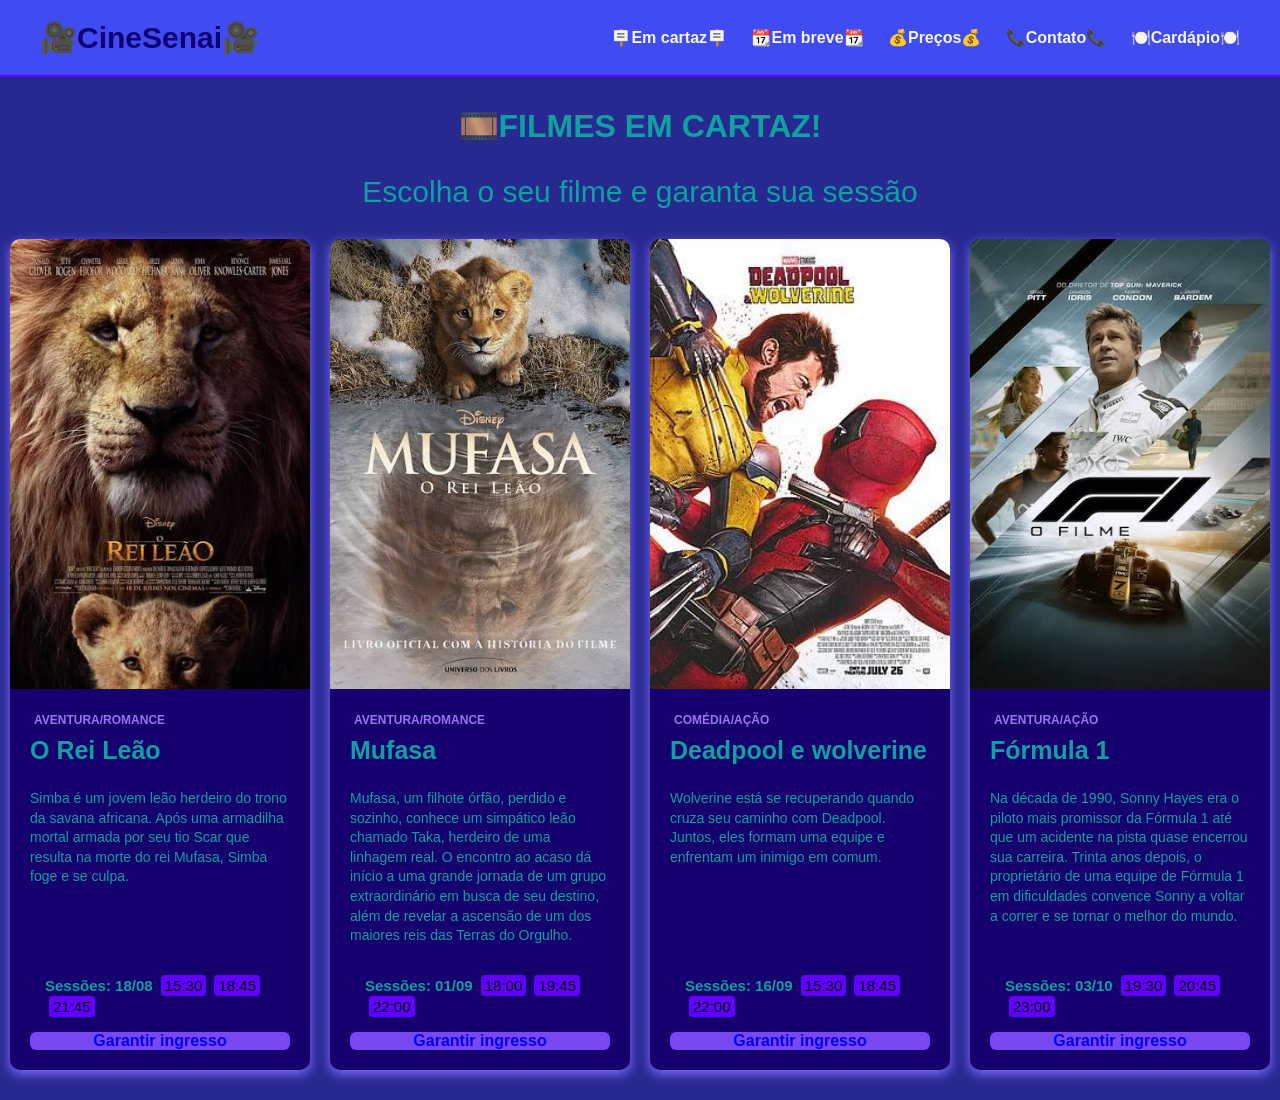
<file: index.html>
<!DOCTYPE html>
<html lang="pt-br">
<head>
    <meta charset="UTF-8">
    <meta name="viewport" content="width=device-width, initial-scale=1.0">
    <title>🎞️CineSenai - 🎥FILMES EM CARTAZ!</title>
    <link rel="stylesheet" href="style.css">
</head>
<body>
    <header class="cabecalho">
        <div class="logo">🎥CineSenai🎥</div>
        <nav class="menu">
            <a href="">🪧Em cartaz🪧 </a>
            <a href="em_breve.html">📆Em breve📆 </a>
            <a href="preco.html">💰Preços💰 </a>
            <a href="contato.html" target="_blank">📞Contato📞 </a>
            <a href="cardapio.html">🍽️Cardápio🍽️ </a>
        </nav>
    </header>
    <main class="container">
        <h1 class="titulo-secao">🎞️FILMES EM CARTAZ!</h1>
        <p class="subtitulo">Escolha o seu filme e garanta sua sessão</p>

        <section class="grade-filme">
            <!--FILME 1-->

            <article class="card-filme">
                <img class="poster" src="rei leao.jpg" alt="poster rei leão">
                <div class="conteudo-filme">
                    <span class="genero">aventura/romance</span>
                    <h2 class="nome-filme"> O Rei Leão </h2>
                    <p class="sinopse"> Simba é um jovem leão herdeiro do trono da savana africana. Após uma armadilha mortal armada por seu tio Scar que resulta na morte do rei Mufasa, Simba foge e se culpa.</p>
                
                    <div class="sessoes">
                        <strong>Sessões: 18/08</strong>
                        <span class="horário">15:30</span>
                        <span class="horário">18:45</span>
                        <span class="horário">21:45</span>
                    </div>
                    <a href="#" class="botao-comprar">Garantir ingresso</a>
                </div>
            </article>
            <!--FILME 2-->

            <article class="card-filme">
                <img class="poster" src="mufasa.jpg" alt="poster mufasa">
                <div class="conteudo-filme">
                    <span class="genero">aventura/romance</span>
                    <h2 class="nome-filme"> Mufasa </h2>
                    <p class="sinopse"> Mufasa, um filhote órfão, perdido e sozinho, conhece um simpático leão chamado Taka, herdeiro de uma linhagem real. O encontro ao acaso dá início a uma grande jornada de um grupo extraordinário em busca de seu destino, além de revelar a ascensão de um dos maiores reis das Terras do Orgulho.</p>
                
                    <div class="sessoes">
                        <strong>Sessões: 01/09</strong>
                        <span class="horário">18:00</span>
                        <span class="horário">19:45</span>
                        <span class="horário">22:00</span>
                    </div>
                    <a href="#" class="botao-comprar">Garantir ingresso</a>
                </div>
            </article>
                <!--FILME 3-->

                <article class="card-filme">
                <img class="poster" src="deadpool.jpg" alt="poster deadpool e wolverine">
                <div class="conteudo-filme">
                    <span class="genero">comédia/ação</span>
                    <h2 class="nome-filme"> Deadpool e wolverine </h2>
                    <p class="sinopse"> Wolverine está se recuperando quando cruza seu caminho com Deadpool. Juntos, eles formam uma equipe e enfrentam um inimigo em comum.</p>
                
                    <div class="sessoes">
                        <strong>Sessões: 16/09</strong>
                        <span class="horário">15:30</span>
                        <span class="horário">18:45</span>
                        <span class="horário">22:00</span>
                    </div>
                    <a href="#" class="botao-comprar">Garantir ingresso</a>
                </div>
            </article>
                <!--FILME 4-->

                <article class="card-filme">
                  <img class="poster" src="formula 1.jpg" alt="poster f1">
                   <div class="conteudo-filme">
                    <span class="genero">aventura/ação</span>
                    <h2 class="nome-filme"> Fórmula 1</h2>
                    <p class="sinopse"> Na década de 1990, Sonny Hayes era o piloto mais promissor da Fórmula 1 até que um acidente na pista quase encerrou sua carreira. Trinta anos depois, o proprietário de uma equipe de Fórmula 1 em dificuldades convence Sonny a voltar a correr e se tornar o melhor do mundo.</p>
                
                    <div class="sessoes">
                        <strong>Sessões: 03/10</strong>
                        <span class="horário">19:30</span>
                        <span class="horário">20:45</span>
                        <span class="horário">23:00</span>
                    </div>
                    <a href="#" class="botao-comprar">Garantir ingresso</a>
                  </div>
                </article>
                


        </section>
    </main>

    
</body>
</html>
</file>
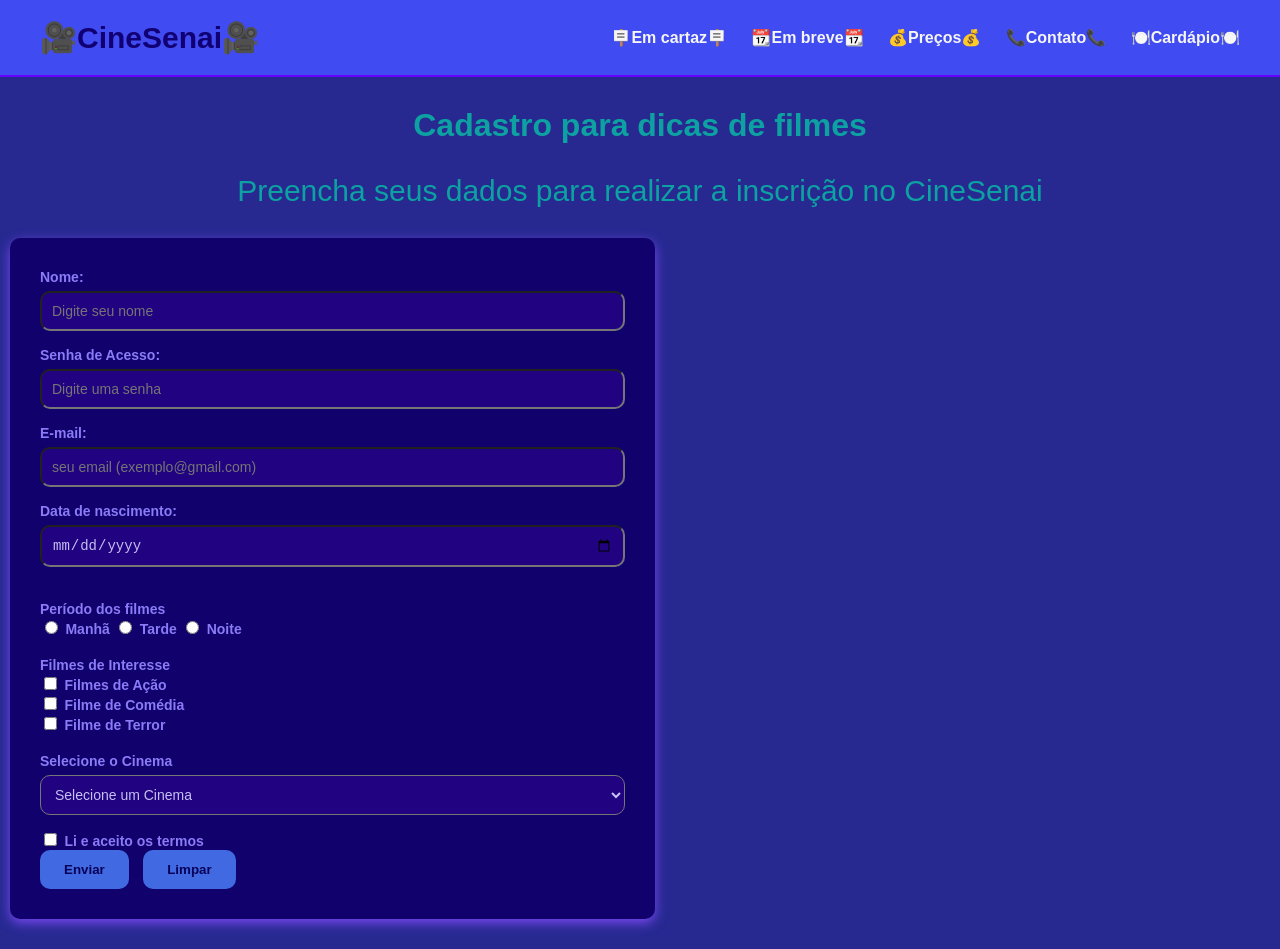
<file: contato.html>
<!DOCTYPE html>
<html lang="pt-br">
<head>
    <meta charset="UTF-8">
    <meta name="viewport" content="width=device-width, initial-scale=1.0">
    <title>📞Contato📞</title>
    <link rel="stylesheet" href="style.css">
</head>
<body>
     <header class="cabecalho">
        <div class="logo">🎥CineSenai🎥</div>
        <nav class="menu">
            <a href="index.html">🪧Em cartaz🪧 </a>
            <a href="em_breve.html">📆Em breve📆 </a>
            <a href="preco.html">💰Preços💰 </a>
            <a href="">📞Contato📞 </a>
            <a href="cardapio.html">🍽️Cardápio🍽️ </a>
        </nav>
    </header>

    <main class="container">
        <h1 class="titulo-secao">Cadastro para dicas de filmes</h1>
        <p class="subtitulo">Preencha seus dados para realizar a inscrição no CineSenai</p>

        <div class="area_inscricao">
            <form action="/processar cadastro" method="post" class="coluna_form">

                <label for="nome">Nome:</label>
                <input type="text" id="nome" name="nome" placeholder="Digite seu nome" required minlength="3" maxlength="50"><br>

                <label for="senha">Senha de Acesso:</label>
                <input type="password" id="senha" name="senha" placeholder="Digite uma senha" required minlength="8" maxlength="15"><br>

                <label for="email">E-mail:</label>
                <input type="email" id="email" name="email" placeholder="seu email (exemplo@gmail.com)"><br>

                <label for="data_nascimento">Data de nascimento:</label>
                <input type="date" id="data_nascimento" name="data_nascimento" min="1900-01-01" max="2026-12-31"><br><br>

                <label>Período dos filmes</label><br>
                <input type="radio" id="turno_manha" name="turno" value="manha" required>
                <label for="turno_manha">Manhã</label>

                <input type="radio" id="turno_tarde" name="turno" value="tarde">
                <label for="turno_tarde">Tarde</label>

                <input type="radio" id="turno_noite" name="turno" value="noite">
                <label for="turno_noite">Noite</label><br><br>

                <label>Filmes de Interesse</label><br>
                <input type="checkbox" id="acao" name="interesse" value="acao">
                <label for="acao">Filmes de Ação</label><br>

                <input type="checkbox" id="comedia" name="interesse" value="comedia">
                <label for="comedia">Filme de Comédia</label><br>

                <input type="checkbox" id="terror" name="interesse" value="terror">
                <label for="terror">Filme de Terror</label><br><br>

                <label for="unidade">Selecione o Cinema</label>
                <select name="unidade" id="unidade" required>
                    <option value="" disa selected>Selecione um Cinema</option>
                    <option value="SP">São Paulo</option>
                    <option value="votuporanga">Votuporanga</option>
                    <option value="monte azul paulista">Monte Azul Paulista</option>
                    <option value="dourados-ms">Dourados-MS</option>
                    <option value="aracatuba">Araçatuba</option><br>



                </select><br>
                <input type="checkbox" id="termos" name="ternos" required>
                <label for="termos">Li e aceito os termos</label><br>

                <button type="submit" class="btn-enviar">Enviar</button>
                <button type="reset" class="btn-limpar">Limpar</button>
                
            </form>

            <div class="coluna-midia">
            <iframe src="https://www.google.com/maps/embed?pb=!1m18!1m12!1m3!1d1789.9243881811187!2d-49.96209664748584!3d-20.413591973317086!2m3!1f0!2f0!3f0!3m2!1i1024!2i768!4f13.1!3m3!1m2!1s0x94bd59003f2532ab%3A0xcf16f8c566d3a660!2sShopping%20Park%20Votuporanga!5e1!3m2!1spt-BR!2sbr!4v1787834180326!5m2!1spt-BR!2sbr" width="600" height="450" style="border:0;" allowfullscreen="" loading="lazy" referrerpolicy="strict-origin-when-cross-origin">
            </iframe>

            </div>

        </div>
    </main>
</body>
</html>
</file>
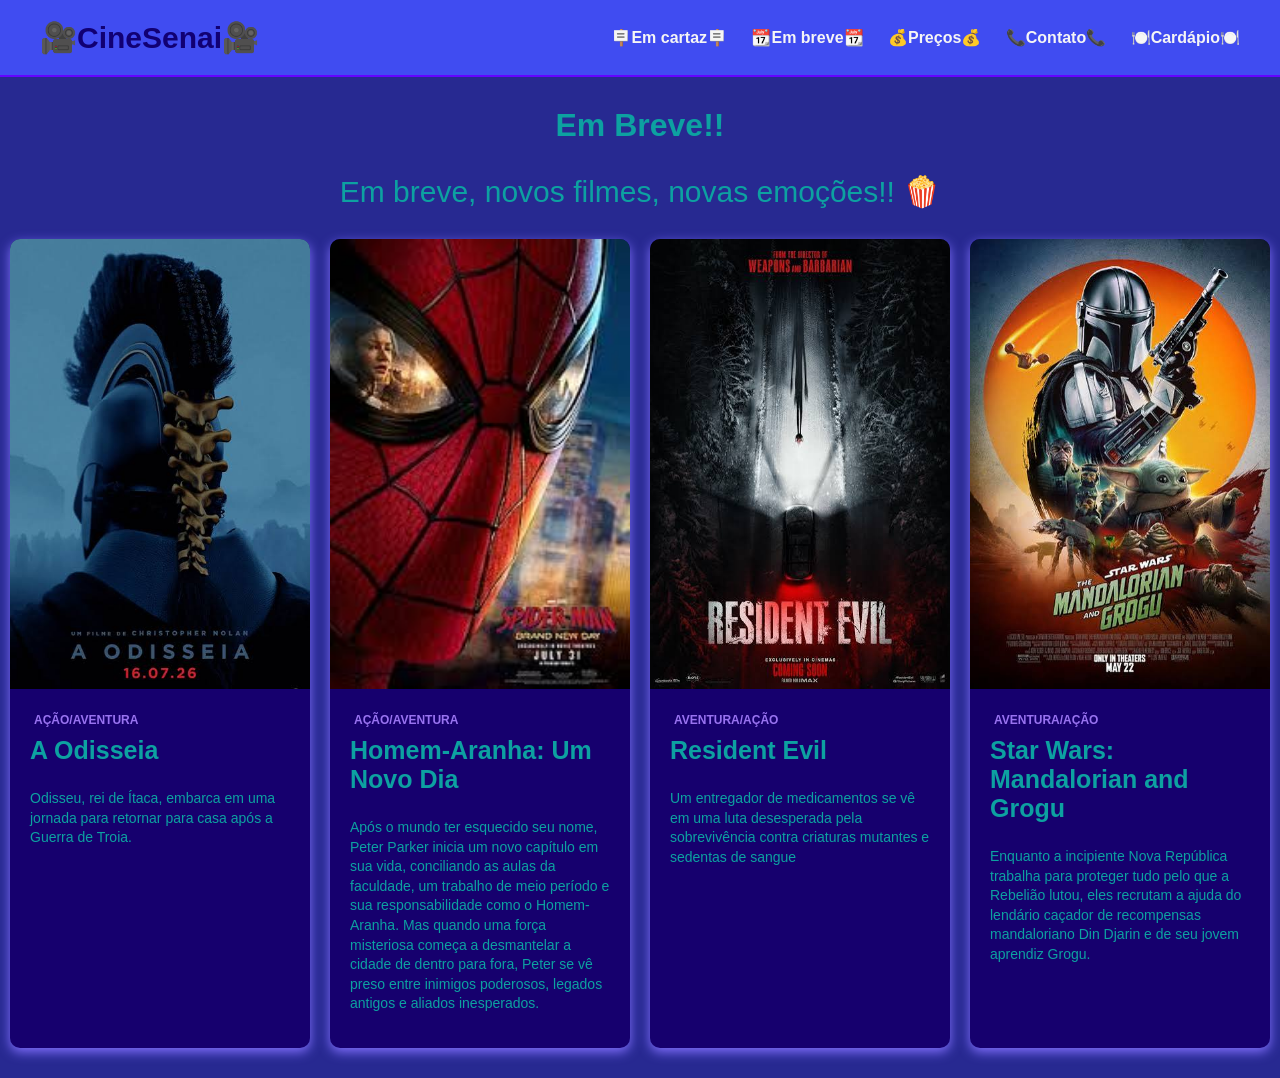
<file: em_breve.html>
<!DOCTYPE html>
<html lang="pt-br">
<head>
    <meta charset="UTF-8">
    <meta name="viewport" content="width=device-width, initial-scale=1.0">
    <title>📆Em Breve📆</title>
    <link rel="stylesheet" href="style.css">
</head>
<body>
    <header class="cabecalho">
        <div class="logo">🎥CineSenai🎥</div>
        <nav class="menu">
            <a href="index.html">🪧Em cartaz🪧 </a>
            <a href="">📆Em breve📆 </a>
            <a href="preco.html">💰Preços💰 </a>
            <a href="contato.html">📞Contato📞 </a>
            <a href="cardapio.html">🍽️Cardápio🍽️ </a>
        </nav>
    </header>

    <main class="container-em-breve">
        <h1 class="titulo-secao">Em Breve!!</h1>
        <p class="subtitulo">Em breve, novos filmes, novas emoções!! 🍿</p>

         <section class="grade-filmes-em-breve">
            <!--FILME 1-->

              <article class="card-filme-em-breve">
                <img class="poster-em-breve" src="A Odisseia.jpg" alt="poster A Odisseia">
                <div class="conteudo-filme-em-breve">
                    <span class="genero-em-breve">ação/aventura</span>
                    <h2 class="nome-filme-em-breve"> A Odisseia </h2>
                    <p class="sinopse-em-breve"> Odisseu, rei de Ítaca, embarca em uma jornada para retornar para casa após a Guerra de Troia.</p>
                </div>
              </article>
            <!--FILME 2-->

            <article class="card-filme-em-breve">
                <img class="poster-em-breve" src="homem-aranha.jpg" alt="poster homem-aranha">
                <div class="conteudo-filme-em-breve">
                    <span class="genero-em-breve">ação/aventura</span>
                    <h2 class="nome-filme-em-breve"> Homem-Aranha: Um Novo Dia </h2>
                    <p class="sinopse-em-breve"> Após o mundo ter esquecido seu nome, Peter Parker inicia um novo capítulo em sua vida, conciliando as aulas da faculdade, um trabalho de meio período e sua responsabilidade como o Homem-Aranha. Mas quando uma força misteriosa começa a desmantelar a cidade de dentro para fora, Peter se vê preso entre inimigos poderosos, legados antigos e aliados inesperados.</p>
                
                </div>
            </article>
                <!--FILME 3-->

                <article class="card-filme-em-breve">
                <img class="poster-em-breve" src="residente evil.jpg" alt="poster resident evil">
                <div class="conteudo-filme-em-breve">
                    <span class="genero-em-breve">aventura/ação</span>
                    <h2 class="nome-filme-em-breve"> Resident Evil </h2>
                    <p class="sinopse-em-breve"> Um entregador de medicamentos se vê em uma luta desesperada pela sobrevivência contra criaturas mutantes e sedentas de sangue</p>
                
                </div>
            </article>
                <!--FILME 4-->

                <article class="card-filme-em-breve">
                  <img class="poster-em-breve" src="star wars.jpg" alt="poster star wars">
                   <div class="conteudo-filme-em-breve">
                    <span class="genero-em-breve">aventura/ação</span>
                    <h2 class="nome-filme-em-breve"> Star Wars: Mandalorian and Grogu</h2>
                    <p class="sinopse-em-breve"> Enquanto a incipiente Nova República trabalha para proteger tudo pelo que a Rebelião lutou, eles recrutam a ajuda do lendário caçador de recompensas mandaloriano Din Djarin e de seu jovem aprendiz Grogu.</p>
                
                  </div>
                </article>

          

         </section>
        </main>

</body>
</html>
</file>
<file: style.css>
/*Formatação da minha página*/

*{
    box-sizing: border-box;
}

body{
    margin: 0;
    padding: 0;
    font-family: 'Lucida Sans', 'Lucida Sans Regular', 'Lucida Grande', 'Lucida Sans Unicode', Geneva, Verdana, sans-serif;
    background-color:rgba(4, 6, 128, 0.858);
    color:rgb(13, 161, 161);
}

.cabecalho{
    background-color: rgb(64, 76, 241);
    padding: 20px 40px;
    display: flex;
    justify-content: space-between;
    align-items: center;
    border-bottom: 2px solid #6404ff;
}

.logo{
    font-size: 30px;
    font-weight: bold;
    color:rgb(17, 0, 115)
}

.menu a{
    color:whitesmoke;
    text-decoration: none;
    margin-left: 20px;
    font-weight: bold;
    transition: color 0.6s ease;
}

.container{
    max-width: 1200px auto;
    margin: 30px auto;
    padding: 0 10px;
}

.titulo-secao{
    font-size: 32px;
    margin-bottom: 5px;
    text-align: center;
}

.subtitulo{
    font-size: 30px;
    text-align: center;
}

.grade-filme{
    display: grid;
    grid-template-columns: repeat(auto-fit, minmax(260px, 1fr));
    gap: 20px;

}

.card-filme{
    background-color:rgb(22, 0, 110);
    border-radius: 10px;
    overflow: hidden;
    box-shadow: 0 4px 12px #826ffd;
    display: flex;
    flex-direction: column;
}
.card-filme:hover{
    transform: translateY(-10px);
    box-shadow: 0 5px 10px #11016d;
}

.poster{
    width: 300px;
    height: 450px;
    object-fit: cover;
}

.conteudo-filme{
    padding: 20px;
    display: flex;
    flex-direction: column;
    flex-grow: 1;
}

.genero{
    font-size: 12px;
    color: rgb(153, 115, 241);
    text-transform: uppercase;
    font-weight: bold;
    margin: 4px;
}

.nome-filme{
   font-size: 25px; 
   margin: 5px 0 10px 0;

}

.sinopse{
    font-size: 14px;
    line-height: 1.4;
    margin-bottom: 1;
    flex-grow: 1;

}

.sessoes{
    font-size: 15px;
    margin: 15px;
}

.horário{
    display: inline-block;
    background-color: #6200ff;
    padding: 2px 4px;
    border-radius: 4px;
    margin-left: 4px;
    color: black;
}

.botao-comprar{
    display: block; 
    text-align: center;
    background-color: #7848f0;
    border-radius: 6px;
    text-decoration: none;
    font-weight: bold;
}
.botao-comprar:hover{
    background-color: rgb(69, 83, 233);
}

.area_inscricao{
    display: flex;
    gap: 30px;
    align-items: flex-start;
}

.coluna_form{
    flex: 1;
    min-width: 320px;
    background-color: #11016d;
    padding: 30px;
    border-radius: 10px;
    box-shadow: 0 4px 12px #7848f0;
}

.coluna-midia{
    flex: 1;
    min-width: 320px;
    display: flex;
    gap: 20px;
    flex-direction: column;
}

.coluna_form label{
    font-size: 14px;
    font-weight: bold;
    color: #8a7cf7;
}
.coluna_form input[type= "text"],
.coluna_form input[type= "password"],
.coluna_form input[type= "email"],
.coluna_form input[type= "date"],
.coluna_form select{
    width: 100%;
    padding: 10px;
    margin-top: 5px;
    margin-bottom: 15px;
    background-color: #210280;
    border-radius: 10px;
    color: #c6c0f3;
    font-size: 14px;
}

.btn-enviar{
    background-color:royalblue;
    color: rgb(9, 2, 89);
    border: none;
    padding: 12px 24px;
    border-radius: 10px;
    font-weight: bold;
    cursor: pointer;
}
.btn-enviar:hover{
    background-color: #4628ed;
}

.btn-limpar{
    background-color:royalblue;
    color: rgb(9, 2, 89);
    border: none;
    padding: 12px 24px;
    border-radius: 10px;
    font-weight: bold;
    cursor: pointer;
    margin-left: 10px;
}
.btn-limpar:hover{
    background-color: #4628ed;
}

.container-em-breve{
    max-width: 1200px auto;
    margin: 30px auto;
    padding: 0 10px;
}

.grade-filmes-em-breve{
    display: grid;
    grid-template-columns: repeat(auto-fit, minmax(260px, 1fr));
    gap: 20px;

}

.card-filme-em-breve{
    background-color:rgb(22, 0, 110);
    border-radius: 10px;
    overflow: hidden;
    box-shadow: 0 4px 12px #826ffd;
    display: flex;
    flex-direction: column;
}
.card-filme-em-breve:hover{
    transform: translateY(-10px);
    box-shadow: 0 5px 10px #11016d;
}

.poster-em-breve{
    width: 300px;
    height: 450px;
    object-fit: cover;
}

.conteudo-filme-em-breve{
    padding: 20px;
    display: flex;
    flex-direction: column;
    flex-grow: 1;
}

.genero-em-breve{
    font-size: 12px;
    color: rgb(153, 115, 241);
    text-transform: uppercase;
    font-weight: bold;
    margin: 4px;
}

.nome-filme-em-breve{
   font-size: 25px; 
   margin: 5px 0 10px 0;

}

.sinopse-em-breve{
    font-size: 14px;
    line-height: 1.4;
    margin-bottom: 1;
    flex-grow: 1;

}

.container-preco{
    max-width: 1500px;
    margin: 5px auto;
    font-size: 20px;
    background-color: #11016d;
    padding: 0 5px;
}

.cabecalho-preco{
    font-size: 20px;
    background-color: #4628ed;
    color: #110265;
    padding: 15px;
}


.preco{
   text-align: center;
   padding: 15px; 
}

.tabela-cardapio{
    width: 80%;
    border-radius: 10px;
}

.tabela-preco{
    width: 100%;
    background-color: #11016d;
    text-align: left;
    border-radius: 10px;
    font-size: 15px;
}
.tabela-preco th{
    background-color: #0b0142;
    color:rgb(243, 243, 245);
    padding: 16px 20px;
    font-size: 15px;
    font-weight: bold;
    text-transform: uppercase;
    border-bottom: 2px solid rgb(13, 6, 139);
}
.tabela-preco{
    padding: 16px 20px;
    border-bottom: 1px solid rebeccapurple;
    color: aliceblue;

}
</file>
